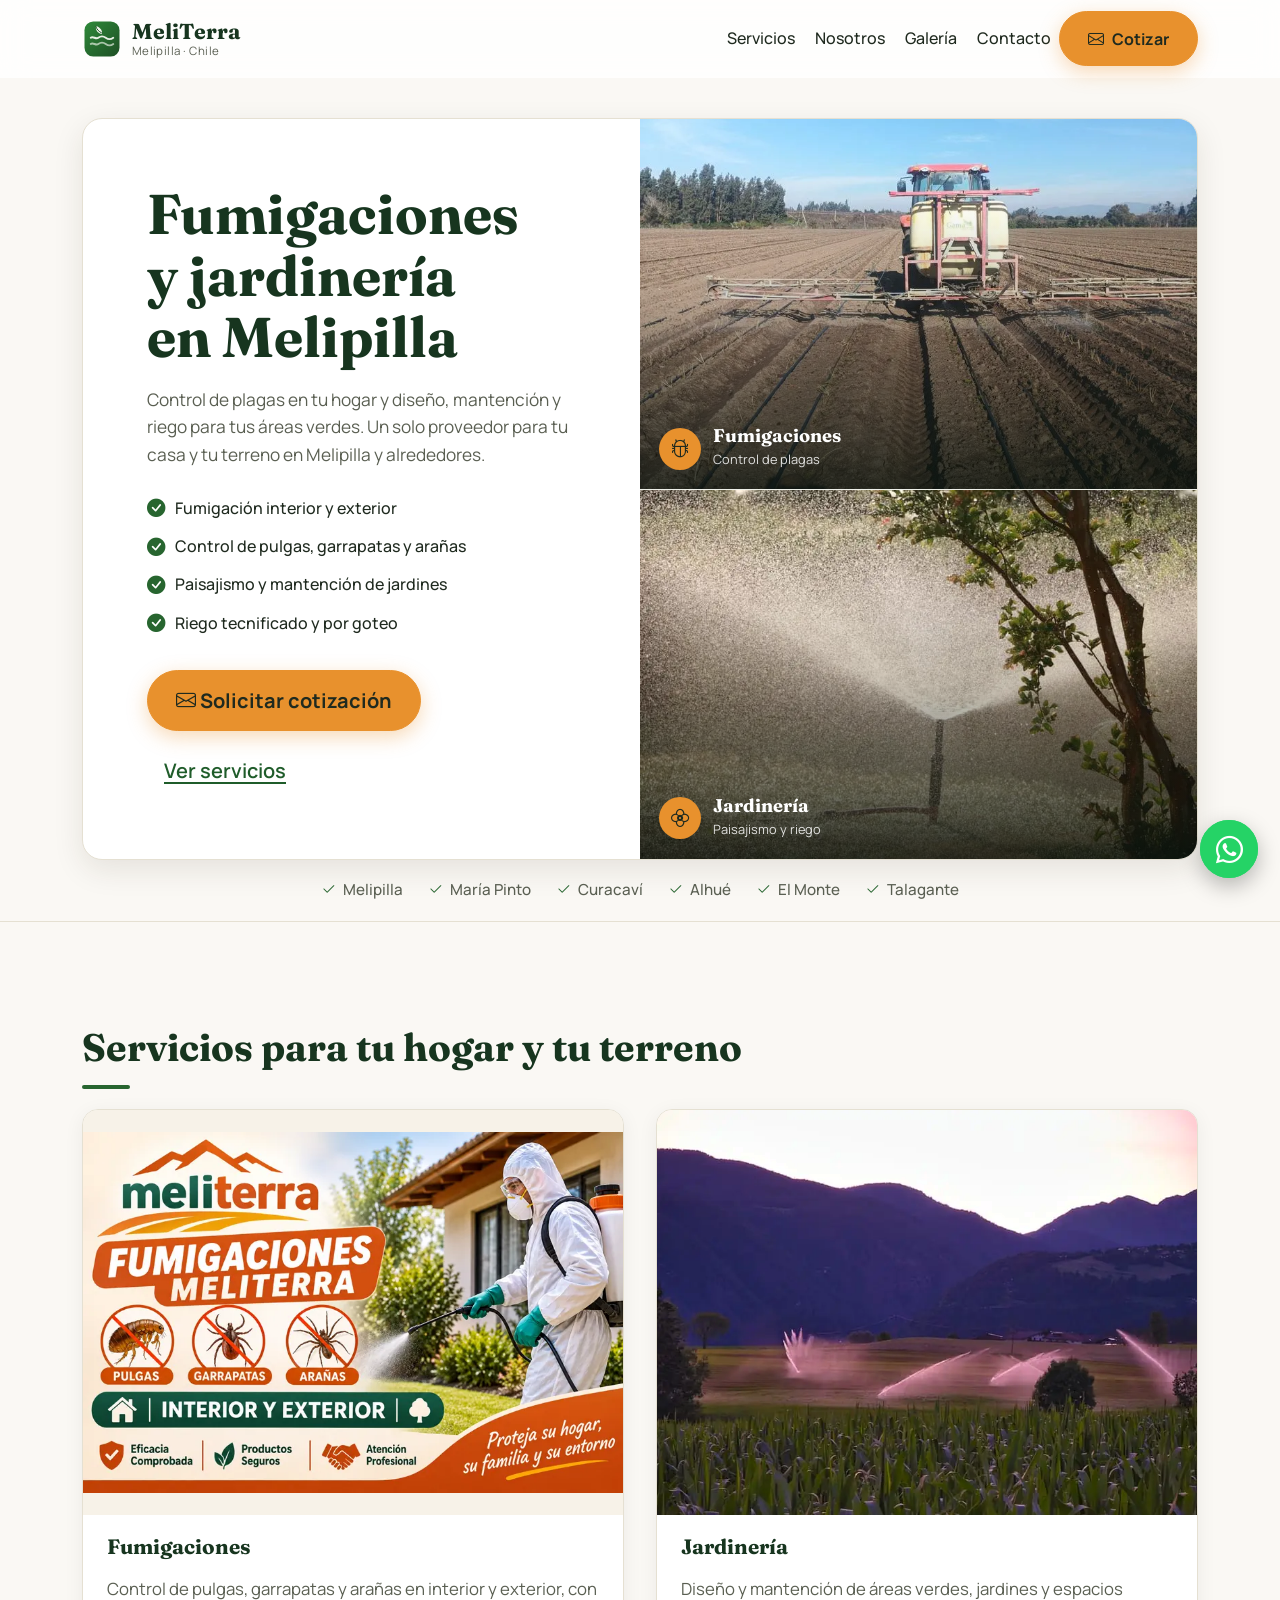
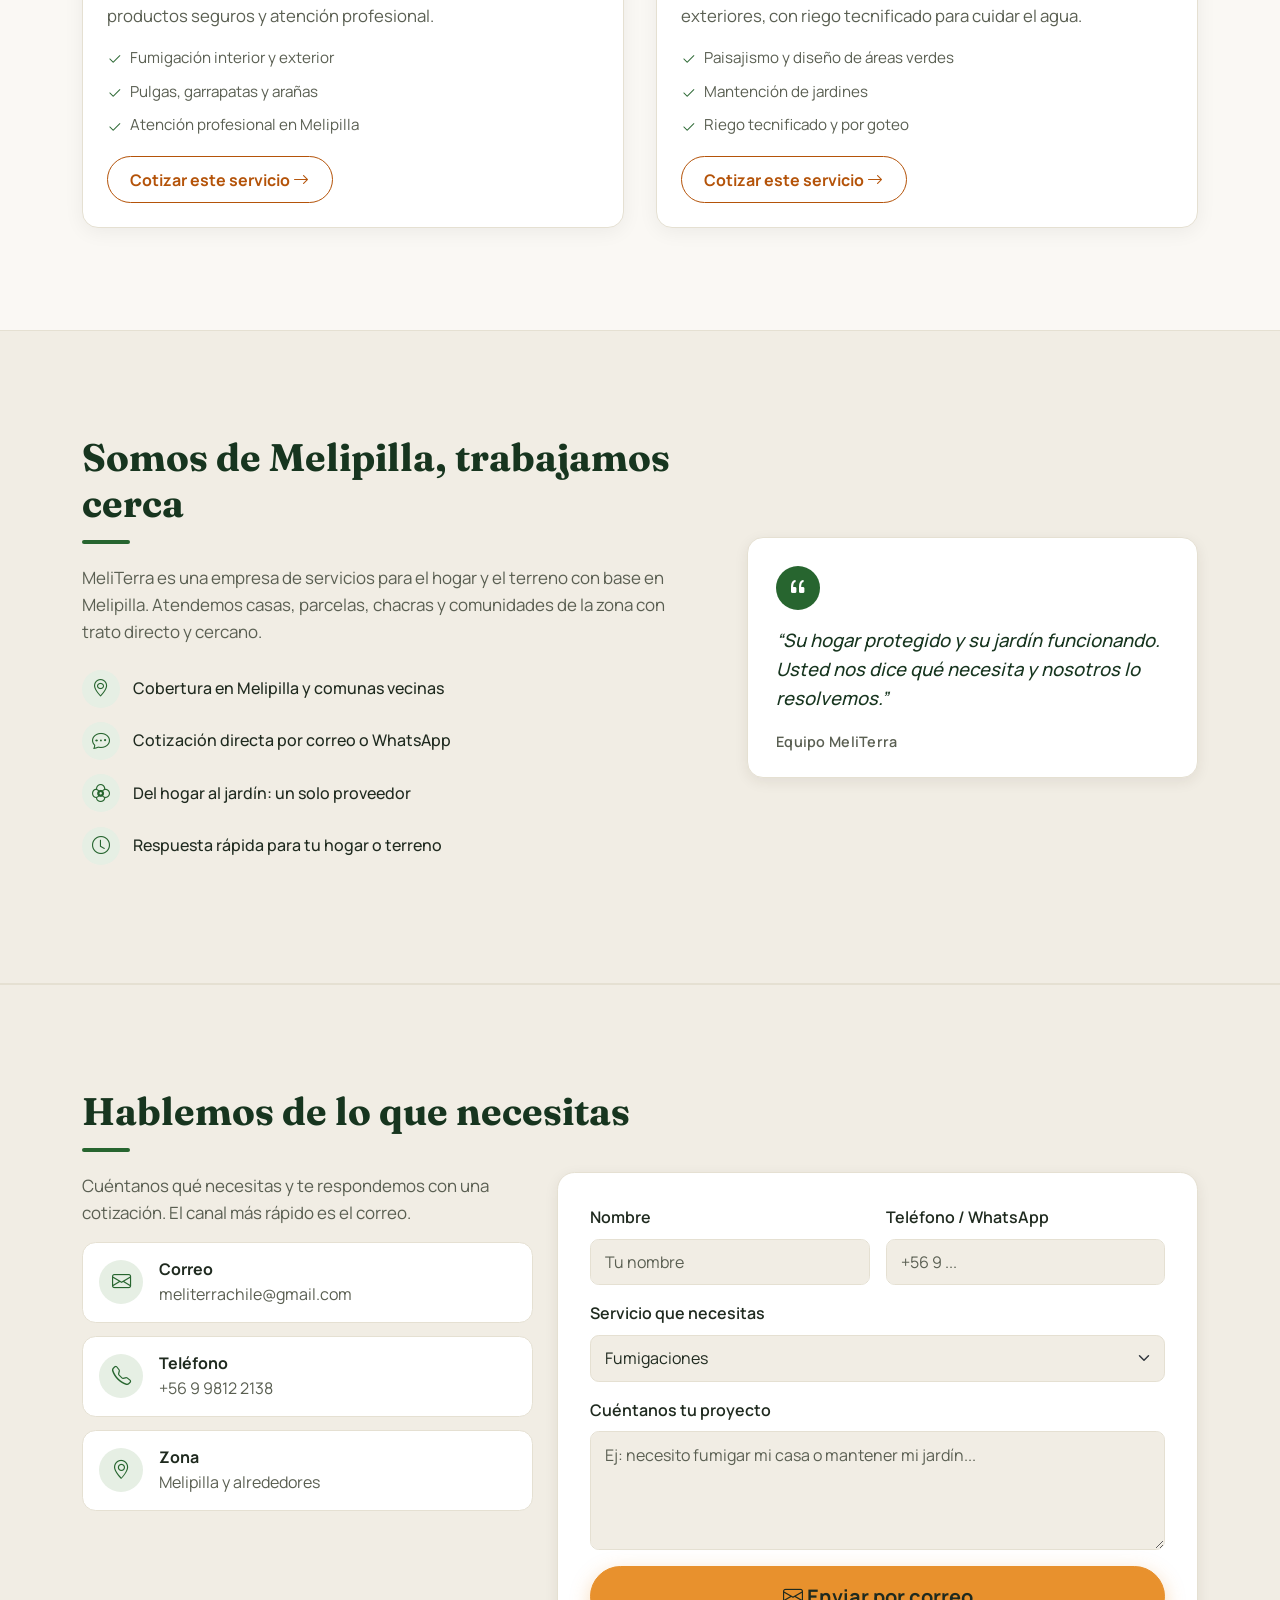
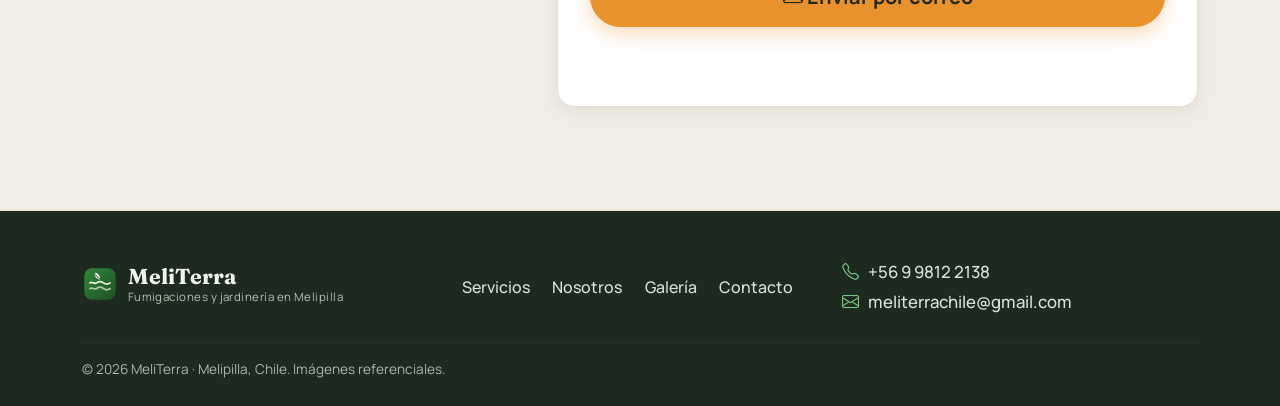
<file: index.html>
<!DOCTYPE html>
<html lang="es" data-bs-theme="light">
<head>
  <meta charset="UTF-8">
  <meta name="viewport" content="width=device-width, initial-scale=1">
  <title>MeliTerra — Fumigaciones y jardinería en Melipilla</title>
  <meta name="description" content="Fumigaciones y control de plagas en Melipilla, más paisajismo, jardinería y riego tecnificado. Un solo proveedor para tu hogar y tu terreno. Cotiza con MeliTerra.">
  <meta name="theme-color" content="#27652f">
  <meta property="og:title" content="MeliTerra — Fumigaciones y jardinería en Melipilla">
  <meta property="og:description" content="Fumigaciones y control de plagas, paisajismo, jardinería y riego tecnificado en Melipilla. Servicio local y profesional.">
  <meta property="og:type" content="website">
  <meta property="og:url" content="https://meliterra.cl/">
  <meta property="og:image" content="https://meliterra.cl/assets/img/fumigaciones-melipilla.jpg">
  <meta property="og:locale" content="es_CL">
  <meta name="twitter:card" content="summary_large_image">
  <meta name="twitter:title" content="MeliTerra — Fumigaciones y jardinería en Melipilla">
  <meta name="twitter:image" content="https://meliterra.cl/assets/img/fumigaciones-melipilla.jpg">
  <link rel="canonical" href="https://meliterra.cl/">
  <link rel="icon" href="assets/logo.svg" type="image/svg+xml">
  <link rel="preconnect" href="https://fonts.googleapis.com">
  <link rel="preconnect" href="https://fonts.gstatic.com" crossorigin>
  <link href="https://fonts.googleapis.com/css2?family=Fraunces:wght@600;700&family=Manrope:wght@400;500;600;700;800&display=swap" rel="stylesheet">
  <link href="https://cdn.jsdelivr.net/npm/bootstrap@5.3.3/dist/css/bootstrap.min.css" rel="stylesheet">
  <link href="https://cdn.jsdelivr.net/npm/bootstrap-icons@1.11.3/font/bootstrap-icons.min.css" rel="stylesheet">
  <link href="assets/css/styles.css" rel="stylesheet">
  <noscript><style>.reveal { opacity: 1 !important; transform: none !important; } .hero-panel > * { opacity: 1 !important; transform: none !important; }</style></noscript>
  <script type="application/ld+json">
  {
    "@context": "https://schema.org",
    "@type": "LocalBusiness",
    "name": "MeliTerra",
    "description": "Servicios de fumigación y control de plagas, paisajismo, jardinería y riego tecnificado en Melipilla y alrededores.",
    "image": "https://meliterra.cl/assets/img/fumigaciones-melipilla.jpg",
    "url": "https://meliterra.cl/",
    "telephone": "+56998122138",
    "email": "meliterrachile@gmail.com",
    "address": {
      "@type": "PostalAddress",
      "addressLocality": "Melipilla",
      "addressRegion": "Región Metropolitana",
      "addressCountry": "CL"
    },
    "areaServed": ["Melipilla", "María Pinto", "Curacaví", "Alhué", "El Monte", "Talagante"],
    "hasOfferCatalog": {
      "@type": "OfferCatalog",
      "name": "Servicios para tu hogar y tu terreno",
      "itemListElement": [
        {"@type": "Offer", "itemOffered": {"@type": "Service", "name": "Fumigaciones y control de plagas"}},
        {"@type": "Offer", "itemOffered": {"@type": "Service", "name": "Jardinería, paisajismo y riego tecnificado"}}
      ]
    }
  }
  </script>
</head>
<body>
<!-- MELITERRA / DIRECTION CONTRACT
THESIS: A category-standard landing for a local home and land-services company, executed at high fidelity, that balances pest control and gardening into trust and a one-message quote. It refuses the themed campo-newspaper world the user rejected and the whimsical challengers; no irony, no thematic quirks.
OWN-WORLD: Warm cream ground and deep agricultural green ink (the user's binding color) with soil-ochre and mustard-orange accents; Fraunces serif display titles over a clean Manrope body; hairline rules, generous whitespace, soft shadows only; green carries the brand and WhatsApp carries its own channel color, while the orange accent drives every quote CTA.
STORY: A homeowner or landowner in Melipilla understands in seconds that MeliTerra protects their home and cares for their land (pest control, gardens, irrigation), that it is local and reachable, and that the next step is one quote message.
FIRST VIEWPORT: Split hero. Left: bold display headline, one-line offer balancing pest control and gardening, service checklist with green checks, orange quote CTA. Right: two equal service tiles (fumigations and gardening). Navbar above with logo, anchors.
FORM: Category-standard landing chosen by the user over the dealt direction (seed 3f1abb72); the canon is the commitment. FINISH: unreviewed and undocumented is unfinished; this build ends with the finish review, the verdict, and DESIGN.md -->
  <a class="skip-link visually-hidden-focusable" href="#inicio">Saltar al contenido</a>

  <header class="site-header" id="topo">
    <nav class="navbar navbar-expand-lg" aria-label="Principal">
      <div class="container">
        <a class="navbar-brand" href="#inicio">
          <img src="assets/logo.svg" alt="" width="40" height="40">
          <span class="brand-text">
            <span class="brand-name">MeliTerra</span>
            <span class="brand-sub">Melipilla · Chile</span>
          </span>
        </a>
        <div class="d-flex align-items-center gap-2 order-lg-2">
          <a class="btn btn-primary btn-wa-nav d-none d-sm-inline-flex align-items-center gap-2" href="mailto:meliterrachile@gmail.com?subject=Cotizaci%C3%B3n%20MeliTerra&body=Hola%20MeliTerra%2C%20quiero%20cotizar%20un%20servicio" target="_blank" rel="noopener">
            <i class="bi bi-envelope" aria-hidden="true"></i> Cotizar
          </a>
          <button class="navbar-toggler border-0" type="button" data-bs-toggle="collapse" data-bs-target="#navMenu" aria-controls="navMenu" aria-expanded="false" aria-label="Abrir menú">
            <span class="navbar-toggler-icon"></span>
          </button>
        </div>
        <div class="collapse navbar-collapse order-lg-1" id="navMenu">
          <ul class="navbar-nav ms-lg-auto align-items-lg-center gap-lg-1">
            <li class="nav-item"><a class="nav-link" href="#servicios">Servicios</a></li>
            <li class="nav-item"><a class="nav-link" href="#nosotros">Nosotros</a></li>
            <li class="nav-item"><a class="nav-link" href="galeria.html">Galería</a></li>
            <li class="nav-item"><a class="nav-link" href="#contacto">Contacto</a></li>
          </ul>
        </div>
      </div>
    </nav>
  </header>

  <main id="inicio">
    <!-- HERO -->
    <section class="hero">
      <div class="container">
        <div class="row g-0 align-items-stretch hero-grid">
          <div class="col-lg-6 hero-panel">
            <h1 class="hero-title">Fumigaciones y jardinería en Melipilla</h1>
            <p class="hero-lead">
              Control de plagas en tu hogar y diseño, mantención y riego para tus áreas verdes. Un solo proveedor
              para tu casa y tu terreno en Melipilla y alrededores.
            </p>
            <ul class="hero-list list-unstyled">
              <li><i class="bi bi-check-circle-fill" aria-hidden="true"></i> Fumigación interior y exterior</li>
              <li><i class="bi bi-check-circle-fill" aria-hidden="true"></i> Control de pulgas, garrapatas y arañas</li>
              <li><i class="bi bi-check-circle-fill" aria-hidden="true"></i> Paisajismo y mantención de jardines</li>
              <li><i class="bi bi-check-circle-fill" aria-hidden="true"></i> Riego tecnificado y por goteo</li>
            </ul>
            <div class="hero-actions d-flex flex-wrap align-items-center gap-3">
              <a class="btn btn-primary btn-lg" href="mailto:meliterrachile@gmail.com?subject=Cotizaci%C3%B3n%20MeliTerra&body=Hola%20MeliTerra%2C%20quiero%20cotizar%20un%20servicio" target="_blank" rel="noopener">
                <i class="bi bi-envelope" aria-hidden="true"></i> Solicitar cotización
              </a>
              <a class="btn btn-link btn-lg" href="#servicios">Ver servicios</a>
            </div>
          </div>
          <div class="col-lg-6 hero-duo">
            <a class="hero-tile" href="#servicio-fumigaciones">
              <picture>
                <source srcset="assets/img/fumigacion-campo-melipilla.webp" type="image/webp">
                <img src="assets/img/fumigacion-campo-melipilla.jpg" alt="Fumigación agrícola con pulverizador en Melipilla" class="hero-tile-img" fetchpriority="high">
              </picture>
              <span class="hero-tile-label">
                <span class="hero-tile-icon"><i class="bi bi-bug" aria-hidden="true"></i></span>
                <span>
                  <strong>Fumigaciones</strong>
                  <small>Control de plagas</small>
                </span>
              </span>
            </a>
            <a class="hero-tile" href="#servicio-jardineria">
              <picture>
                <source srcset="assets/img/paisajismo.webp" type="image/webp">
                <img src="assets/img/paisajismo.jpg" alt="Paisajismo y jardinería en Melipilla" class="hero-tile-img">
              </picture>
              <span class="hero-tile-label">
                <span class="hero-tile-icon"><i class="bi bi-flower2" aria-hidden="true"></i></span>
                <span>
                  <strong>Jardinería</strong>
                  <small>Paisajismo y riego</small>
                </span>
              </span>
            </a>
          </div>
        </div>
      </div>
    </section>

    <!-- FRANJA DE COBERTURA -->
    <section class="coverage" aria-label="Cobertura">
      <div class="container">
        <ul class="coverage-list list-unstyled">
          <li><i class="bi bi-check2" aria-hidden="true"></i> Melipilla</li>
          <li><i class="bi bi-check2" aria-hidden="true"></i> María Pinto</li>
          <li><i class="bi bi-check2" aria-hidden="true"></i> Curacaví</li>
          <li><i class="bi bi-check2" aria-hidden="true"></i> Alhué</li>
          <li><i class="bi bi-check2" aria-hidden="true"></i> El Monte</li>
          <li><i class="bi bi-check2" aria-hidden="true"></i> Talagante</li>
        </ul>
      </div>
    </section>

    <!-- SERVICIOS -->
    <section class="section" id="servicios">
      <div class="container">
        <h2 class="section-title">Servicios para tu hogar y tu terreno</h2>

        <div class="row g-4 service-grid">
          <div class="col-md-6">
            <article class="service-card reveal" id="servicio-fumigaciones">
              <picture>
                <source srcset="assets/img/fumigaciones-melipilla.webp" type="image/webp">
                <img src="assets/img/fumigaciones-melipilla.jpg" alt="Fumigaciones MeliTerra en Melipilla: control de pulgas, garrapatas y arañas" class="service-card-img service-card-img-contain" loading="lazy">
              </picture>
              <div class="service-card-body">
                <h3>Fumigaciones</h3>
                <p>Control de pulgas, garrapatas y arañas en interior y exterior, con productos seguros y atención profesional.</p>
                <ul class="service-points list-unstyled">
                  <li><i class="bi bi-check2" aria-hidden="true"></i> Fumigación interior y exterior</li>
                  <li><i class="bi bi-check2" aria-hidden="true"></i> Pulgas, garrapatas y arañas</li>
                  <li><i class="bi bi-check2" aria-hidden="true"></i> Atención profesional en Melipilla</li>
                </ul>
                <a class="btn btn-outline-primary" href="mailto:meliterrachile@gmail.com?subject=Cotizaci%C3%B3n%20-%20Fumigaciones&body=Hola%20MeliTerra%2C%20quiero%20cotizar%3A%20Fumigaciones" target="_blank" rel="noopener">
                  Cotizar este servicio <i class="bi bi-arrow-right" aria-hidden="true"></i>
                </a>
              </div>
            </article>
          </div>
          <div class="col-md-6">
            <article class="service-card reveal" id="servicio-jardineria">
              <picture>
                <source srcset="assets/img/riego.webp" type="image/webp">
                <img src="assets/img/riego.jpg" alt="Riego tecnificado y jardinería en Melipilla" class="service-card-img" loading="lazy">
              </picture>
              <div class="service-card-body">
                <h3>Jardinería</h3>
                <p>Diseño y mantención de áreas verdes, jardines y espacios exteriores, con riego tecnificado para cuidar el agua.</p>
                <ul class="service-points list-unstyled">
                  <li><i class="bi bi-check2" aria-hidden="true"></i> Paisajismo y diseño de áreas verdes</li>
                  <li><i class="bi bi-check2" aria-hidden="true"></i> Mantención de jardines</li>
                  <li><i class="bi bi-check2" aria-hidden="true"></i> Riego tecnificado y por goteo</li>
                </ul>
                <a class="btn btn-outline-primary" href="mailto:meliterrachile@gmail.com?subject=Cotizaci%C3%B3n%20-%20Jardiner%C3%ADa&body=Hola%20MeliTerra%2C%20quiero%20cotizar%3A%20Jardiner%C3%ADa" target="_blank" rel="noopener">
                  Cotizar este servicio <i class="bi bi-arrow-right" aria-hidden="true"></i>
                </a>
              </div>
            </article>
          </div>
        </div>
      </div>
    </section>

    <!-- NOSOTROS -->
    <section class="section section-alt" id="nosotros">
      <div class="container">
        <div class="row g-4 align-items-center">
          <div class="col-lg-7">
            <h2 class="section-title">Somos de Melipilla, trabajamos cerca</h2>
            <p class="section-lead">
              MeliTerra es una empresa de servicios para el hogar y el terreno con base en Melipilla. Atendemos casas,
              parcelas, chacras y comunidades de la zona con trato directo y cercano.
            </p>
            <ul class="about-list list-unstyled">
              <li><i class="bi bi-geo-alt" aria-hidden="true"></i> Cobertura en Melipilla y comunas vecinas</li>
              <li><i class="bi bi-chat-dots" aria-hidden="true"></i> Cotización directa por correo o WhatsApp</li>
              <li><i class="bi bi-flower2" aria-hidden="true"></i> Del hogar al jardín: un solo proveedor</li>
              <li><i class="bi bi-clock" aria-hidden="true"></i> Respuesta rápida para tu hogar o terreno</li>
            </ul>
          </div>
          <div class="col-lg-5">
            <div class="quote-card">
              <span class="quote-mark" aria-hidden="true"><i class="bi bi-quote"></i></span>
              <blockquote>
                <p>“Su hogar protegido y su jardín funcionando. Usted nos dice qué necesita y nosotros lo resolvemos.”</p>
              </blockquote>
              <footer>Equipo MeliTerra</footer>
            </div>
          </div>
        </div>
      </div>
    </section>

    <!-- CONTACTO -->
    <section class="section section-alt" id="contacto">
      <div class="container">
        <h2 class="section-title">Hablemos de lo que necesitas</h2>
        <div class="row g-4">
          <div class="col-lg-5">
            <p class="section-lead">Cuéntanos qué necesitas y te respondemos con una cotización. El canal más rápido es el correo.</p>
            <ul class="contact-list list-unstyled">
              <li>
                <a class="contact-item" href="mailto:meliterrachile@gmail.com" target="_blank" rel="noopener">
                  <span class="contact-icon"><i class="bi bi-envelope" aria-hidden="true"></i></span>
                  <span>
                    <strong>Correo</strong>
                    <span>meliterrachile@gmail.com</span>
                  </span>
                </a>
              </li>
              <li>
                <a class="contact-item" href="tel:+56998122138">
                  <span class="contact-icon"><i class="bi bi-telephone" aria-hidden="true"></i></span>
                  <span>
                    <strong>Teléfono</strong>
                    <span>+56 9 9812 2138</span>
                  </span>
                </a>
              </li>
              <li>
                <span class="contact-item">
                  <span class="contact-icon"><i class="bi bi-geo-alt" aria-hidden="true"></i></span>
                  <span>
                    <strong>Zona</strong>
                    <span>Melipilla y alrededores</span>
                  </span>
                </span>
              </li>
            </ul>
          </div>
          <div class="col-lg-7">
            <form class="quote-form" id="quoteForm" novalidate>
              <div class="row g-3">
                <div class="col-md-6">
                  <label class="form-label" for="fNombre">Nombre</label>
                  <input class="form-control" id="fNombre" name="nombre" type="text" required autocomplete="name" placeholder="Tu nombre">
                </div>
                <div class="col-md-6">
                  <label class="form-label" for="fTelefono">Teléfono / WhatsApp</label>
                  <input class="form-control" id="fTelefono" name="telefono" type="tel" required autocomplete="tel" placeholder="+56 9 ...">
                </div>
                <div class="col-12">
                  <label class="form-label" for="fServicio">Servicio que necesitas</label>
                  <select class="form-select" id="fServicio" name="servicio">
                    <option value="Fumigaciones">Fumigaciones</option>
                    <option value="Jardinería">Jardinería</option>
                    <option value="Otro">Otro</option>
                  </select>
                </div>
                <div class="col-12">
                  <label class="form-label" for="fMensaje">Cuéntanos tu proyecto</label>
                  <textarea class="form-control" id="fMensaje" name="mensaje" rows="4" placeholder="Ej: necesito fumigar mi casa o mantener mi jardín..."></textarea>
                </div>
                <div class="col-12">
                  <button class="btn btn-primary btn-lg w-100" type="submit">
                    <i class="bi bi-envelope" aria-hidden="true"></i> Enviar por correo
                  </button>
                  <p class="form-hint text-body-secondary" role="status" aria-live="polite"></p>
                </div>
              </div>
            </form>
          </div>
        </div>
      </div>
    </section>
  </main>

  <footer class="site-footer">
    <div class="container">
      <div class="row g-4 align-items-center">
        <div class="col-lg-4">
          <a class="navbar-brand" href="#inicio">
            <img src="assets/logo.svg" alt="" width="36" height="36">
            <span class="brand-text">
              <span class="brand-name">MeliTerra</span>
              <span class="brand-sub">Fumigaciones y jardinería en Melipilla</span>
            </span>
          </a>
        </div>
        <div class="col-lg-4">
          <ul class="footer-links list-unstyled">
            <li><a href="#servicios">Servicios</a></li>
            <li><a href="#nosotros">Nosotros</a></li>
            <li><a href="galeria.html">Galería</a></li>
            <li><a href="#contacto">Contacto</a></li>
          </ul>
        </div>
        <div class="col-lg-4">
          <p class="footer-contact mb-1"><i class="bi bi-telephone" aria-hidden="true"></i> +56 9 9812 2138</p>
          <p class="footer-contact mb-0"><i class="bi bi-envelope" aria-hidden="true"></i> meliterrachile@gmail.com</p>
        </div>
      </div>
      <hr class="footer-rule">
      <p class="footer-copy mb-0">© 2026 MeliTerra · Melipilla, Chile. Imágenes referenciales.</p>
    </div>
  </footer>

  <a class="wa-float" href="https://wa.me/56998122138?text=Hola%20MeliTerra%2C%20quiero%20cotizar%20un%20servicio" target="_blank" rel="noopener" aria-label="Cotizar por WhatsApp">
    <i class="bi bi-whatsapp" aria-hidden="true"></i>
  </a>

  <script src="https://cdn.jsdelivr.net/npm/bootstrap@5.3.3/dist/js/bootstrap.bundle.min.js"></script>
  <script src="assets/js/script.js"></script>
</body>
</html>
</file>
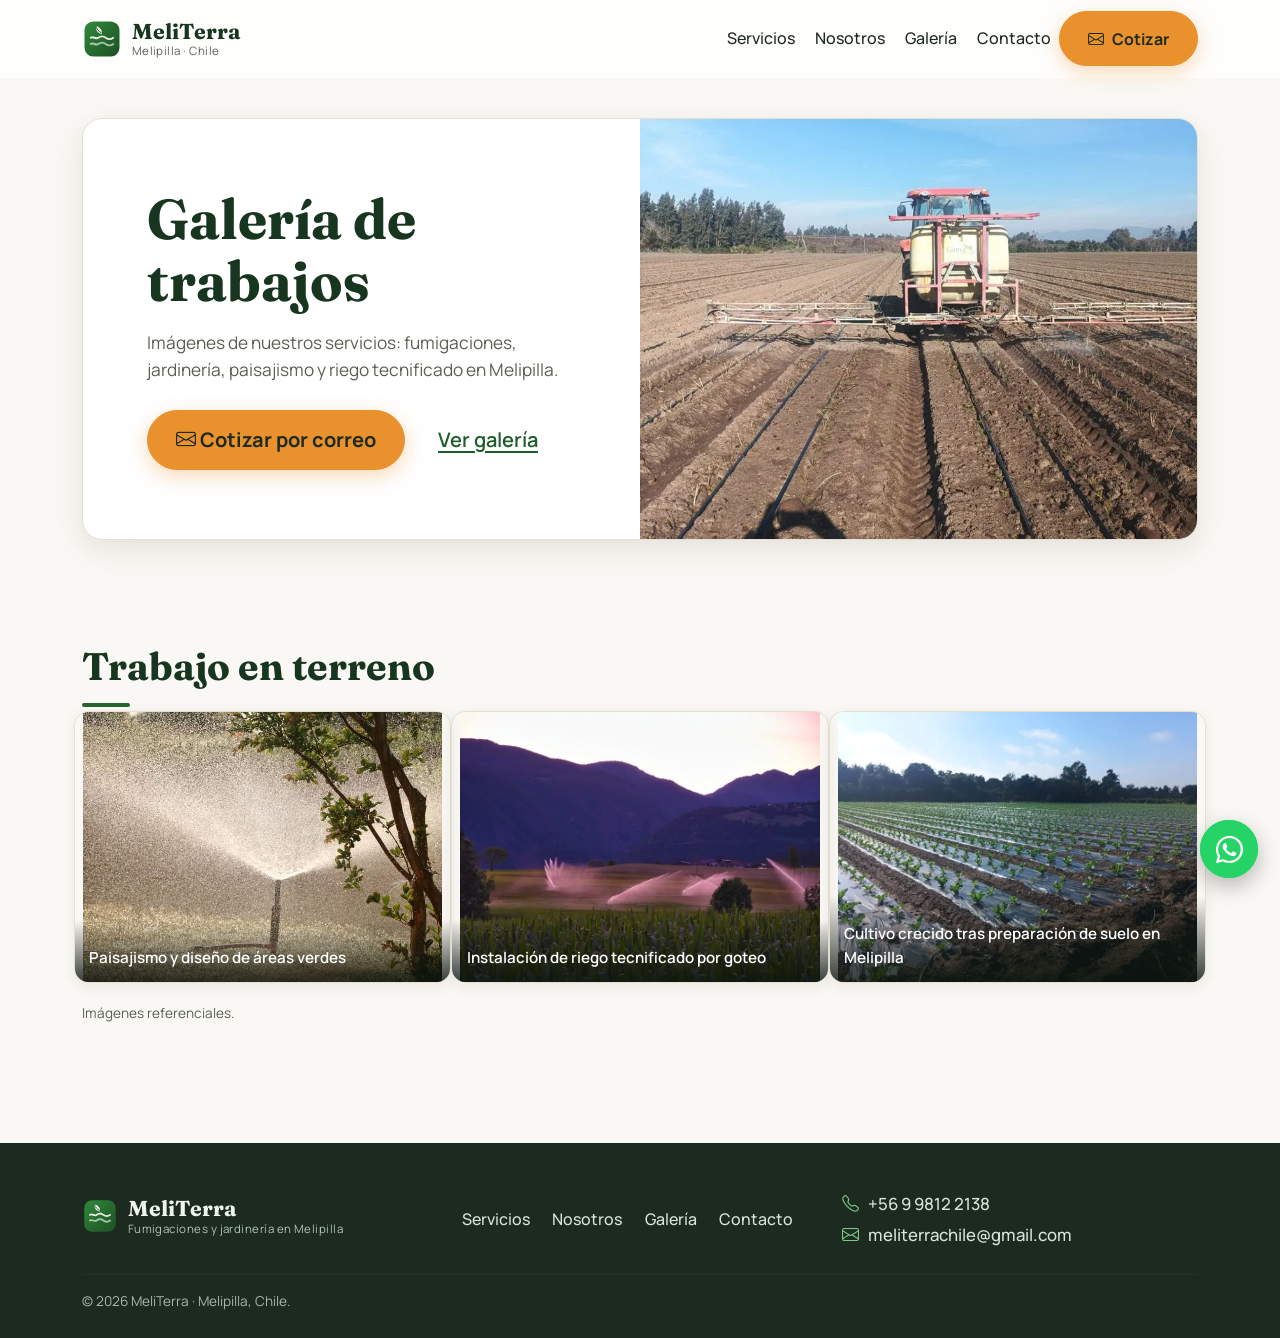
<file: galeria.html>
<!DOCTYPE html>
<html lang="es" data-bs-theme="light">
<head>
  <meta charset="UTF-8">
  <meta name="viewport" content="width=device-width, initial-scale=1">
  <title>Galería — MeliTerra Melipilla</title>
  <meta name="description" content="Galería de fotos de MeliTerra: fumigaciones, jardinería, paisajismo y riego tecnificado en Melipilla y alrededores.">
  <meta name="theme-color" content="#27652f">
  <meta property="og:title" content="Galería — MeliTerra Melipilla">
  <meta property="og:description" content="Fotos de fumigaciones, jardinería, paisajismo y riego tecnificado en Melipilla.">
  <meta property="og:type" content="website">
  <meta property="og:url" content="https://meliterra.cl/galeria.html">
  <meta property="og:image" content="https://meliterra.cl/assets/img/paisajismo.jpg">
  <meta property="og:locale" content="es_CL">
  <meta name="twitter:card" content="summary_large_image">
  <meta name="twitter:title" content="Galería — MeliTerra Melipilla">
  <meta name="twitter:image" content="https://meliterra.cl/assets/img/paisajismo.jpg">
  <link rel="canonical" href="https://meliterra.cl/galeria.html">
  <link rel="icon" href="assets/logo.svg" type="image/svg+xml">
  <link rel="preconnect" href="https://fonts.googleapis.com">
  <link rel="preconnect" href="https://fonts.gstatic.com" crossorigin>
  <link href="https://fonts.googleapis.com/css2?family=Fraunces:wght@600;700&family=Manrope:wght@400;500;600;700;800&display=swap" rel="stylesheet">
  <link href="https://cdn.jsdelivr.net/npm/bootstrap@5.3.3/dist/css/bootstrap.min.css" rel="stylesheet">
  <link href="https://cdn.jsdelivr.net/npm/bootstrap-icons@1.11.3/font/bootstrap-icons.min.css" rel="stylesheet">
  <link href="assets/css/styles.css" rel="stylesheet">
  <script type="application/ld+json">
  {
    "@context": "https://schema.org",
    "@type": "CollectionPage",
    "name": "Galería — MeliTerra Melipilla",
    "description": "Fotos de fumigaciones, jardinería, paisajismo y riego tecnificado en Melipilla y alrededores.",
    "url": "https://meliterra.cl/galeria.html",
    "isPartOf": {
      "@type": "WebSite",
      "name": "MeliTerra",
      "url": "https://meliterra.cl/"
    },
    "about": {
      "@type": "LocalBusiness",
      "name": "MeliTerra",
      "telephone": "+56998122138",
      "address": {
        "@type": "PostalAddress",
        "addressLocality": "Melipilla",
        "addressCountry": "CL"
      }
    }
  }
  </script>
</head>
<body>
  <a class="skip-link visually-hidden-focusable" href="#inicio">Saltar al contenido</a>

  <header class="site-header" id="topo">
    <nav class="navbar navbar-expand-lg" aria-label="Principal">
      <div class="container">
        <a class="navbar-brand" href="index.html#inicio">
          <img src="assets/logo.svg" alt="" width="40" height="40">
          <span class="brand-text">
            <span class="brand-name">MeliTerra</span>
            <span class="brand-sub">Melipilla · Chile</span>
          </span>
        </a>
        <div class="d-flex align-items-center gap-2 order-lg-2">
          <a class="btn btn-primary btn-wa-nav d-none d-sm-inline-flex align-items-center gap-2" href="mailto:meliterrachile@gmail.com?subject=Cotizaci%C3%B3n%20MeliTerra&body=Hola%20MeliTerra%2C%20quiero%20cotizar%20un%20servicio" target="_blank" rel="noopener">
            <i class="bi bi-envelope" aria-hidden="true"></i> Cotizar
          </a>
          <button class="navbar-toggler border-0" type="button" data-bs-toggle="collapse" data-bs-target="#navMenu" aria-controls="navMenu" aria-expanded="false" aria-label="Abrir menú">
            <span class="navbar-toggler-icon"></span>
          </button>
        </div>
        <div class="collapse navbar-collapse order-lg-1" id="navMenu">
          <ul class="navbar-nav ms-lg-auto align-items-lg-center gap-lg-1">
            <li class="nav-item"><a class="nav-link" href="index.html#servicios">Servicios</a></li>
            <li class="nav-item"><a class="nav-link" href="index.html#nosotros">Nosotros</a></li>
            <li class="nav-item"><a class="nav-link active" href="galeria.html">Galería</a></li>
            <li class="nav-item"><a class="nav-link" href="index.html#contacto">Contacto</a></li>
          </ul>
        </div>
      </div>
    </nav>
  </header>

  <main id="inicio">
    <!-- HERO -->
    <section class="hero" style="padding-bottom: 0;">
      <div class="container">
        <div class="row g-0 align-items-stretch hero-grid">
          <div class="col-lg-6 hero-panel">
            <h1 class="hero-title">Galería de trabajos</h1>
            <p class="hero-lead">
              Imágenes de nuestros servicios: fumigaciones, jardinería, paisajismo y riego tecnificado en Melipilla.
            </p>
            <div class="hero-actions d-flex flex-wrap align-items-center gap-3">
              <a class="btn btn-primary btn-lg" href="mailto:meliterrachile@gmail.com?subject=Cotizaci%C3%B3n%20MeliTerra&body=Hola%20MeliTerra%2C%20quiero%20cotizar%20un%20servicio" target="_blank" rel="noopener">
                <i class="bi bi-envelope" aria-hidden="true"></i> Cotizar por correo
              </a>
              <a class="btn btn-link btn-lg" href="#galeria">Ver galería</a>
            </div>
          </div>
          <div class="col-lg-6 hero-media">
            <picture>
              <source srcset="assets/img/fumigacion-campo-melipilla.webp" type="image/webp">
              <img src="assets/img/fumigacion-campo-melipilla.jpg" alt="Fumigación agrícola con pulverizador en Melipilla" class="hero-img" fetchpriority="high">
            </picture>
          </div>
        </div>
      </div>
    </section>

    <!-- GALERÍA -->
    <section class="section" id="galeria">
      <div class="container">
        <h2 class="section-title">Trabajo en terreno</h2>
        <div class="row g-3 gallery-grid">
          <figure class="col-6 col-md-4 gallery-item reveal">
            <picture>
              <source srcset="assets/img/paisajismo.webp" type="image/webp">
              <img src="assets/img/paisajismo.jpg" alt="Paisajismo con riego tecnificado" loading="lazy">
            </picture>
            <figcaption>Paisajismo y diseño de áreas verdes</figcaption>
          </figure>
          <figure class="col-6 col-md-4 gallery-item reveal">
            <picture>
              <source srcset="assets/img/riego.webp" type="image/webp">
              <img src="assets/img/riego.jpg" alt="Sistema de riego tecnificado en zona de cultivo de Melipilla" loading="lazy">
            </picture>
            <figcaption>Instalación de riego tecnificado por goteo</figcaption>
          </figure>
          <figure class="col-6 col-md-4 gallery-item reveal">
            <picture>
              <source srcset="assets/img/cultivo-melipilla.webp" type="image/webp">
              <img src="assets/img/cultivo-melipilla.jpg" alt="Cultivo crecido tras preparación de suelo en Melipilla" loading="lazy">
            </picture>
            <figcaption>Cultivo crecido tras preparación de suelo en Melipilla</figcaption>
          </figure>
        </div>
        <p class="gallery-note text-body-secondary">Imágenes referenciales.</p>
      </div>
    </section>
  </main>

  <footer class="site-footer">
    <div class="container">
      <div class="row g-4 align-items-center">
        <div class="col-lg-4">
          <a class="navbar-brand" href="index.html#inicio">
            <img src="assets/logo.svg" alt="" width="36" height="36">
            <span class="brand-text">
              <span class="brand-name">MeliTerra</span>
              <span class="brand-sub">Fumigaciones y jardinería en Melipilla</span>
            </span>
          </a>
        </div>
        <div class="col-lg-4">
          <ul class="footer-links list-unstyled">
            <li><a href="index.html#servicios">Servicios</a></li>
            <li><a href="index.html#nosotros">Nosotros</a></li>
            <li><a href="galeria.html">Galería</a></li>
            <li><a href="index.html#contacto">Contacto</a></li>
          </ul>
        </div>
        <div class="col-lg-4">
          <p class="footer-contact mb-1"><i class="bi bi-telephone" aria-hidden="true"></i> +56 9 9812 2138</p>
          <p class="footer-contact mb-0"><i class="bi bi-envelope" aria-hidden="true"></i> meliterrachile@gmail.com</p>
        </div>
      </div>
      <hr class="footer-rule">
      <p class="footer-copy mb-0">© 2026 MeliTerra · Melipilla, Chile.</p>
    </div>
  </footer>

  <a class="wa-float" href="https://wa.me/56998122138?text=Hola%20MeliTerra%2C%20quiero%20cotizar%20un%20servicio" target="_blank" rel="noopener" aria-label="Cotizar por WhatsApp">
    <i class="bi bi-whatsapp" aria-hidden="true"></i>
  </a>

  <script src="https://cdn.jsdelivr.net/npm/bootstrap@5.3.3/dist/js/bootstrap.bundle.min.js"></script>
  <script src="assets/js/script.js"></script>
</body>
</html>
</file>
<file: assets/css/styles.css>
/* ============================================================
   MeliTerra — styles
   Verde de marca + tonos tierra cálidos + acento naranja para CTAs.
   Tema claro único (data-bs-theme="light").
   ============================================================ */

:root {
  --color-primary: #27652f;
  --color-primary-dark: #1c4a22;
  --color-primary-soft: #e6efe4;
  --color-secondary: #8a5a2b;
  --color-accent: #e8912d;
  --color-accent-dark: #d67e1c;
  --color-accent-deep: #b45309;
  --color-bg: #faf8f4;
  --color-bg-alt: #f1ede4;
  --color-text: #1f2a1f;
  --color-text-muted: #5a5f52;

  --bs-body-bg: var(--color-bg);
  --bs-body-color: var(--color-text);
  --bs-body-font-family: "Manrope", system-ui, -apple-system, "Segoe UI", sans-serif;
  --bs-body-font-weight: 400;
  --bs-body-line-height: 1.6;
  --bs-border-radius: .5rem;

  --bs-primary: #27652f;
  --bs-primary-rgb: 39, 101, 47;
  --bs-primary-bg-subtle: #e6efe4;
  --bs-primary-border-subtle: #c6dcc4;
  --bs-secondary-color: #5a5f52;
  --bs-link-color: #1f5c2a;
  --bs-link-color-rgb: 31, 92, 42;
  --bs-link-hover-color: #174521;
  --bs-link-hover-color-rgb: 23, 69, 33;
  --bs-focus-ring-color: rgba(232, 145, 45, .35);

  --mt-surface: #ffffff;
  --mt-surface-2: var(--color-bg-alt);
  --mt-border: #e5e0d2;
  --mt-ink-muted: var(--color-text-muted);
  --mt-heading: #17351f;
  --mt-earth: #8a5a2b;
  --mt-ochre: #b98a3e;
  --mt-wa: #25d366;
  --mt-wa-dark: #1fb457;
  --mt-hero-media-bg: #e3e6dc;
  --mt-shadow: 0 10px 30px rgba(50, 42, 22, .10);
  --mt-shadow-sm: 0 4px 14px rgba(50, 42, 22, .08);
}

html {
  scroll-behavior: smooth;
}

body {
  -webkit-font-smoothing: antialiased;
  text-rendering: optimizeLegibility;
  overflow-x: hidden;
}

section[id],
main[id],
article[id] {
  scroll-margin-top: 96px;
}

::selection {
  background: rgba(232, 145, 45, .28);
}

:focus-visible {
  outline: 3px solid rgba(39, 101, 47, .55);
  outline-offset: 2px;
  border-radius: .25rem;
}

.skip-link {
  position: absolute;
  left: -9999px;
  z-index: 2000;
  top: 0;
}
.skip-link:focus {
  left: 1rem;
  top: 1rem;
  background: var(--mt-surface);
  color: var(--mt-heading);
  padding: .5rem .9rem;
  border-radius: .5rem;
  box-shadow: var(--mt-shadow);
}

/* ---------- Tipografía ---------- */

h1, h2, h3, .brand-name {
  font-family: "Fraunces", Georgia, serif;
  font-weight: 700;
  color: var(--mt-heading);
}

h1 { font-size: clamp(2.2rem, 5vw, 3.5rem); line-height: 1.1; }
h2 { font-size: clamp(1.6rem, 3vw, 2.4rem); }
h3 { font-size: 1.3rem; }

.section-title {
  margin: 0 0 1.25rem;
}
.section-title::after {
  content: "";
  display: block;
  width: 3rem;
  height: 4px;
  margin-top: .9rem;
  border-radius: 99px;
  background: var(--color-primary);
}

.section {
  padding-block: clamp(4rem, 8vw, 7rem);
}
.section-alt {
  background: var(--mt-surface-2);
  border-top: 1px solid var(--mt-border);
  border-bottom: 1px solid var(--mt-border);
}

.section-lead {
  font-size: 1.06rem;
  color: var(--mt-ink-muted);
  max-width: 60ch;
}

p {
  font-size: 1.05rem;
  line-height: 1.6;
  color: var(--mt-ink-muted);
}

/* ---------- Navbar ---------- */

.site-header {
  position: sticky;
  top: 0;
  z-index: 1030;
  background: color-mix(in srgb, var(--mt-surface) 82%, transparent);
  -webkit-backdrop-filter: blur(14px);
  backdrop-filter: blur(14px);
  border-bottom: 1px solid transparent;
  transition: border-color .25s ease, box-shadow .25s ease;
}
.site-header.scrolled {
  border-bottom-color: var(--mt-border);
  box-shadow: var(--mt-shadow-sm);
}

.navbar { padding-top: .7rem; padding-bottom: .7rem; }
.navbar-brand { display: inline-flex; align-items: center; gap: .6rem; }
.navbar-brand img { flex: 0 0 auto; }
.brand-text { display: flex; flex-direction: column; line-height: 1.15; }
.brand-name { font-size: 1.35rem; }
.brand-sub { font-size: .72rem; color: var(--mt-ink-muted); letter-spacing: .04em; }

.nav-link {
  font-weight: 500;
  color: var(--bs-body-color);
  padding: .5rem .85rem;
  border-radius: .5rem;
}
.nav-link:hover,
.nav-link.active {
  color: var(--bs-primary);
  background: var(--bs-primary-bg-subtle);
}

.navbar-toggler:focus { box-shadow: 0 0 0 3px var(--bs-focus-ring-color); }

/* Botones */
.btn { border-radius: .55rem; font-weight: 600; }
.btn-primary {
  background: var(--color-accent);
  border-color: var(--color-accent);
  color: #1f2a1f;
  font-weight: 700;
  padding: .9rem 1.75rem;
  border-radius: 999px;
  box-shadow: 0 6px 20px rgba(232, 145, 45, .35);
  transition: transform .2s ease, box-shadow .2s ease, background-color .2s ease;
}
.btn-primary:hover,
.btn-primary:focus,
.btn-primary:active,
.btn-primary:disabled,
.btn-primary.disabled {
  background: var(--color-accent-dark);
  border-color: var(--color-accent-dark);
  color: #1f2a1f;
  transform: translateY(-2px);
  box-shadow: 0 10px 26px rgba(232, 145, 45, .45);
}
.btn-outline-primary {
  --bs-btn-color: var(--color-accent-deep);
  --bs-btn-border-color: var(--color-accent-deep);
  color: var(--color-accent-deep);
  border-color: var(--color-accent-deep);
  border-radius: 999px;
  padding: .65rem 1.4rem;
  font-weight: 700;
  transition: background-color .2s ease, color .2s ease, transform .2s ease, box-shadow .2s ease;
}
.btn-outline-primary:hover,
.btn-outline-primary:focus,
.btn-outline-primary:active {
  background: var(--color-accent);
  border-color: var(--color-accent);
  color: #1f2a1f;
  transform: translateY(-2px);
  box-shadow: 0 8px 20px rgba(232, 145, 45, .3);
}
.btn-link {
  color: var(--bs-link-color);
  text-decoration: underline;
  text-underline-offset: 4px;
}

/* ---------- Hero ---------- */

.hero { padding: 2.5rem 0 0; }
.hero-grid {
  background: var(--mt-surface);
  border: 1px solid var(--mt-border);
  border-radius: 1.25rem;
  overflow: hidden;
  box-shadow: var(--mt-shadow);
}

.hero-panel {
  display: flex;
  flex-direction: column;
  justify-content: center;
  padding: clamp(2rem, 5vw, 4rem);
}
.hero-title {
  margin: 0 0 1.1rem;
  text-wrap: balance;
}
.hero-panel > * {
  opacity: 0;
  transform: translateY(18px);
  animation: hero-in .7s cubic-bezier(.22, .61, .36, 1) forwards;
}
.hero-panel > *:nth-child(1) { animation-delay: .06s; }
.hero-panel > *:nth-child(2) { animation-delay: .14s; }
.hero-panel > *:nth-child(3) { animation-delay: .22s; }
.hero-panel > *:nth-child(4) { animation-delay: .3s; }
@keyframes hero-in {
  to { opacity: 1; transform: none; }
}
.hero-lead {
  font-size: 1.08rem;
  color: var(--mt-ink-muted);
  max-width: 46ch;
  margin-bottom: 1.6rem;
}
.hero-list { display: grid; gap: .55rem; margin-bottom: 2rem; }
.hero-list li {
  display: flex;
  align-items: center;
  gap: .65rem;
  font-weight: 500;
}
.hero-list i { color: var(--bs-primary); font-size: 1.15rem; }

.hero-media {
  position: relative;
  min-height: 420px;
  background: var(--mt-hero-media-bg);
}
.hero-img {
  position: absolute;
  inset: 0;
  width: 100%;
  height: 100%;
  object-fit: cover;
}

.hero-duo {
  display: grid;
  grid-template-rows: 1fr 1fr;
  min-height: 420px;
  background: var(--mt-hero-media-bg);
}
.hero-tile {
  position: relative;
  display: block;
  overflow: hidden;
  color: #fff;
  text-decoration: none;
}
.hero-tile + .hero-tile {
  border-top: 1px solid rgba(255, 255, 255, .35);
}
.hero-tile-img {
  position: absolute;
  inset: 0;
  width: 100%;
  height: 100%;
  object-fit: cover;
  transition: transform .5s cubic-bezier(.22, .61, .36, 1);
}
.hero-tile::after {
  content: "";
  position: absolute;
  inset: 0;
  background: linear-gradient(to top, rgba(12, 20, 14, .82), rgba(12, 20, 14, .18) 50%, transparent 78%);
}
.hero-tile:hover .hero-tile-img,
.hero-tile:focus-visible .hero-tile-img {
  transform: scale(1.05);
}
.hero-tile-label {
  position: absolute;
  z-index: 1;
  left: 1.2rem;
  bottom: 1.1rem;
  display: flex;
  align-items: center;
  gap: .75rem;
}
.hero-tile-icon {
  flex: 0 0 auto;
  width: 42px;
  height: 42px;
  display: inline-flex;
  align-items: center;
  justify-content: center;
  border-radius: 50%;
  background: var(--color-accent);
  color: #1f2a1f;
  font-size: 1.15rem;
}
.hero-tile-label strong {
  display: block;
  font-family: "Fraunces", Georgia, serif;
  font-size: 1.15rem;
  line-height: 1.1;
  color: #fff;
}
.hero-tile-label small {
  color: rgba(255, 255, 255, .85);
  font-size: .8rem;
}

/* ---------- Franja de cobertura ---------- */

.coverage {
  padding: 1.15rem 0;
  border-bottom: 1px solid var(--mt-border);
}
.coverage-list {
  display: flex;
  flex-wrap: wrap;
  justify-content: center;
  gap: .4rem 1.6rem;
  margin: 0;
}
.coverage-list li {
  display: inline-flex;
  align-items: center;
  gap: .4rem;
  font-size: .95rem;
  font-weight: 500;
  color: var(--mt-ink-muted);
}
.coverage-list i { color: var(--bs-primary); }

/* ---------- Servicios ---------- */

.service-grid { align-items: stretch; --bs-gutter-x: 2rem; --bs-gutter-y: 2rem; }
.service-card {
  height: 100%;
  display: flex;
  flex-direction: column;
  background: #fff;
  border: 1px solid var(--mt-border);
  border-radius: 1rem;
  overflow: hidden;
  box-shadow: 0 4px 20px rgba(0, 0, 0, .06);
  transition: transform .3s ease, box-shadow .3s ease, border-color .3s ease;
}
.service-card:hover {
  transform: translateY(-4px);
  border-color: var(--bs-primary-border-subtle);
  box-shadow: 0 10px 30px rgba(0, 0, 0, .10);
}
.service-card-img {
  width: 100%;
  aspect-ratio: 4 / 3;
  object-fit: cover;
  filter: saturate(1.05) contrast(1.02);
}
.service-card-img-contain {
  object-fit: contain;
  background: #f7f2e8;
  filter: none;
}
.service-card-body {
  display: flex;
  flex-direction: column;
  flex: 1;
  padding: 1.25rem 1.5rem 1.5rem;
  gap: 1rem;
}
.service-card-body h3 { margin: 0; }
.service-card-body p {
  color: var(--mt-ink-muted);
  flex: 1;
  margin: 0;
}
.service-points {
  display: grid;
  gap: .45rem;
  margin: 0;
}
.service-points li {
  display: flex;
  align-items: flex-start;
  gap: .5rem;
  font-size: .95rem;
  color: var(--mt-ink-muted);
}
.service-points i {
  color: var(--bs-primary);
  margin-top: .15rem;
}
.service-card-body .btn {
  align-self: flex-start;
}

/* ---------- Nosotros ---------- */

.about-list { display: grid; gap: .9rem; margin-top: 1.5rem; }
.about-list li {
  display: flex;
  align-items: center;
  gap: .8rem;
  font-weight: 500;
}
.about-list i {
  flex: 0 0 auto;
  width: 38px;
  height: 38px;
  display: inline-flex;
  align-items: center;
  justify-content: center;
  border-radius: 50%;
  background: var(--bs-primary-bg-subtle);
  color: var(--bs-primary);
  font-size: 1.1rem;
}

.quote-card {
  border: 1px solid var(--mt-border);
  border-radius: 1rem;
  background: var(--mt-surface);
  padding: 1.75rem 1.75rem 1.5rem;
  box-shadow: var(--mt-shadow-sm);
}
.quote-card .quote-mark {
  display: inline-flex;
  align-items: center;
  justify-content: center;
  width: 44px;
  height: 44px;
  border-radius: 50%;
  background: var(--bs-primary);
  color: #fff;
  font-size: 1.35rem;
  margin-bottom: 1rem;
}
.quote-card blockquote { margin-bottom: .75rem; }
.quote-card blockquote p {
  font-size: 1.15rem;
  font-weight: 500;
  color: var(--mt-heading);
  font-style: italic;
}
.quote-card footer {
  color: var(--mt-ink-muted);
  font-size: .9rem;
  font-weight: 600;
  letter-spacing: .02em;
}

/* ---------- Galería ---------- */

.gallery-item {
  position: relative;
  margin: 0;
  border-radius: .9rem;
  overflow: hidden;
  border: 1px solid var(--mt-border);
  box-shadow: var(--mt-shadow-sm);
}
.gallery-item.reveal {
  transform: translateY(24px) scale(.96);
  transform-origin: center bottom;
}
.gallery-item.reveal.visible { transform: none; }
.gallery-item img {
  width: 100%;
  aspect-ratio: 4 / 3;
  object-fit: cover;
  filter: saturate(1.05) contrast(1.02);
  display: block;
  transition: transform .45s cubic-bezier(.22, .61, .36, 1);
}
.gallery-item:hover img { transform: scale(1.05); }
.gallery-item figcaption {
  position: absolute;
  left: 0;
  right: 0;
  bottom: 0;
  padding: 1.6rem .9rem .7rem;
  background: linear-gradient(to top, rgba(12, 20, 14, .82), transparent);
  color: #fff;
  font-weight: 600;
  font-size: .95rem;
}
.gallery-note { margin-top: 1.25rem; font-size: .85rem; }

/* ---------- Contacto ---------- */

.contact-list { display: grid; gap: .85rem; }
.contact-item {
  display: flex;
  align-items: center;
  gap: 1rem;
  padding: .85rem 1rem;
  border: 1px solid var(--mt-border);
  border-radius: .85rem;
  background: var(--mt-surface);
  color: var(--bs-body-color);
  text-decoration: none;
  transition: border-color .2s ease, box-shadow .2s ease, transform .2s ease;
}
a.contact-item:hover {
  border-color: var(--bs-primary-border-subtle);
  box-shadow: var(--mt-shadow-sm);
  transform: translateY(-2px);
}
.contact-icon {
  flex: 0 0 auto;
  width: 44px;
  height: 44px;
  display: inline-flex;
  align-items: center;
  justify-content: center;
  border-radius: 50%;
  background: var(--bs-primary-bg-subtle);
  color: var(--bs-primary);
  font-size: 1.2rem;
}
.contact-item strong { display: block; }
.contact-item span span { color: var(--mt-ink-muted); }

.quote-form {
  background: var(--mt-surface);
  border: 1px solid var(--mt-border);
  border-radius: 1.1rem;
  padding: clamp(1.4rem, 3vw, 2rem);
  box-shadow: var(--mt-shadow-sm);
}
.form-label { font-weight: 600; }
.form-control, .form-select {
  background-color: var(--mt-surface-2);
  border-color: var(--mt-border);
  color: var(--bs-body-color);
  border-radius: .55rem;
  padding: .65rem .9rem;
}
.form-control::placeholder { color: var(--mt-ink-muted); }
.form-control:focus, .form-select:focus {
  background-color: var(--mt-surface);
  border-color: var(--bs-primary);
  box-shadow: 0 0 0 .25rem var(--bs-focus-ring-color);
  color: var(--bs-body-color);
}
.form-hint { min-height: 1.2rem; margin-top: .75rem; font-size: .9rem; }

/* ---------- Footer ---------- */

.site-footer {
  background: #1c2a20;
  color: #d8e4dc;
  padding: 3rem 0 1.6rem;
}
.site-footer .navbar-brand { margin: 0; }
.site-footer .brand-name { color: #eef5ef; }
.site-footer .brand-sub { color: #b0c4b5; }
.footer-links {
  display: flex;
  flex-wrap: wrap;
  gap: .4rem 1.4rem;
  margin: 0;
}
.footer-links a {
  color: #d8e4dc;
  text-decoration: none;
  font-weight: 500;
}
.footer-links a:hover { color: #7cc986; text-decoration: underline; text-underline-offset: 3px; }
.footer-contact { color: #d8e4dc; font-weight: 500; }
.footer-contact i { color: #7cc986; margin-right: .4rem; }
.footer-rule { border-color: rgba(255, 255, 255, .12); margin: 1.6rem 0 1rem; }
.footer-copy { font-size: .85rem; color: #a8b8ad; }

/* ---------- WhatsApp flotante ---------- */

.wa-float {
  position: fixed;
  right: 1.35rem;
  bottom: 1.35rem;
  z-index: 1050;
  width: 58px;
  height: 58px;
  display: inline-flex;
  align-items: center;
  justify-content: center;
  border-radius: 50%;
  background: var(--mt-wa);
  color: #fff;
  font-size: 1.7rem;
  box-shadow: 0 8px 22px rgba(0, 0, 0, .28);
  transition: transform .2s ease, background .2s ease;
}
.wa-float:hover {
  transform: translateY(-3px) scale(1.04);
  background: var(--mt-wa-dark);
  color: #fff;
}
.wa-float::after {
  content: "";
  position: absolute;
  inset: 0;
  border-radius: 50%;
  border: 2px solid var(--mt-wa);
  animation: wa-pulse 2.2s ease-out infinite;
}
@keyframes wa-pulse {
  0%   { transform: scale(1); opacity: .7; }
  70%  { transform: scale(1.45); opacity: 0; }
  100% { transform: scale(1.45); opacity: 0; }
}

/* ---------- Animaciones ---------- */

.reveal {
  opacity: 0;
  transform: translateY(24px);
}
.reveal.visible {
  opacity: 1;
  transform: none;
  transition: opacity .6s cubic-bezier(.22, .61, .36, 1), transform .6s cubic-bezier(.22, .61, .36, 1);
}
.service-grid > .col-md-6:nth-child(2) .reveal { transition-delay: .08s; }
.service-grid > .col-md-6:nth-child(3) .reveal { transition-delay: .16s; }
.service-grid > .col-md-6:nth-child(4) .reveal { transition-delay: .24s; }
.gallery-grid .reveal:nth-child(2) { transition-delay: .06s; }
.gallery-grid .reveal:nth-child(3) { transition-delay: .12s; }
.gallery-grid .reveal:nth-child(4) { transition-delay: .18s; }
.gallery-grid .reveal:nth-child(5) { transition-delay: .24s; }
.gallery-grid .reveal:nth-child(6) { transition-delay: .3s; }

@media (prefers-reduced-motion: reduce) {
  html { scroll-behavior: auto; }
  .hero-panel > * { opacity: 1; transform: none; animation: none; }
  .reveal { opacity: 1; transform: none; transition: none; }
  .reveal.visible { transition: none; }
  .wa-float::after { animation: none; }
  .gallery-item img { transition: none; }
  .service-card { transition: none; }
}

/* ---------- Responsive ---------- */

@media (max-width: 991.98px) {
  .navbar-collapse {
    background: var(--mt-surface);
    border: 1px solid var(--mt-border);
    border-radius: .9rem;
    padding: .8rem;
    margin-top: .6rem;
    box-shadow: var(--mt-shadow-sm);
  }
  .hero-media { min-height: 340px; }
  .hero-duo { min-height: 380px; }
  .coverage-list { justify-content: flex-start; }
}

@media (max-width: 575.98px) {
  .section { padding: 3.25rem 0; }
  .hero { padding-top: 1.5rem; }
  .hero-media { min-height: 280px; }
  .hero-duo { min-height: 320px; }
  .gallery-item figcaption { font-size: .82rem; padding-top: 1.2rem; }
  .wa-float { width: 54px; height: 54px; font-size: 1.55rem; right: 1rem; bottom: 1rem; }
}
</file>
